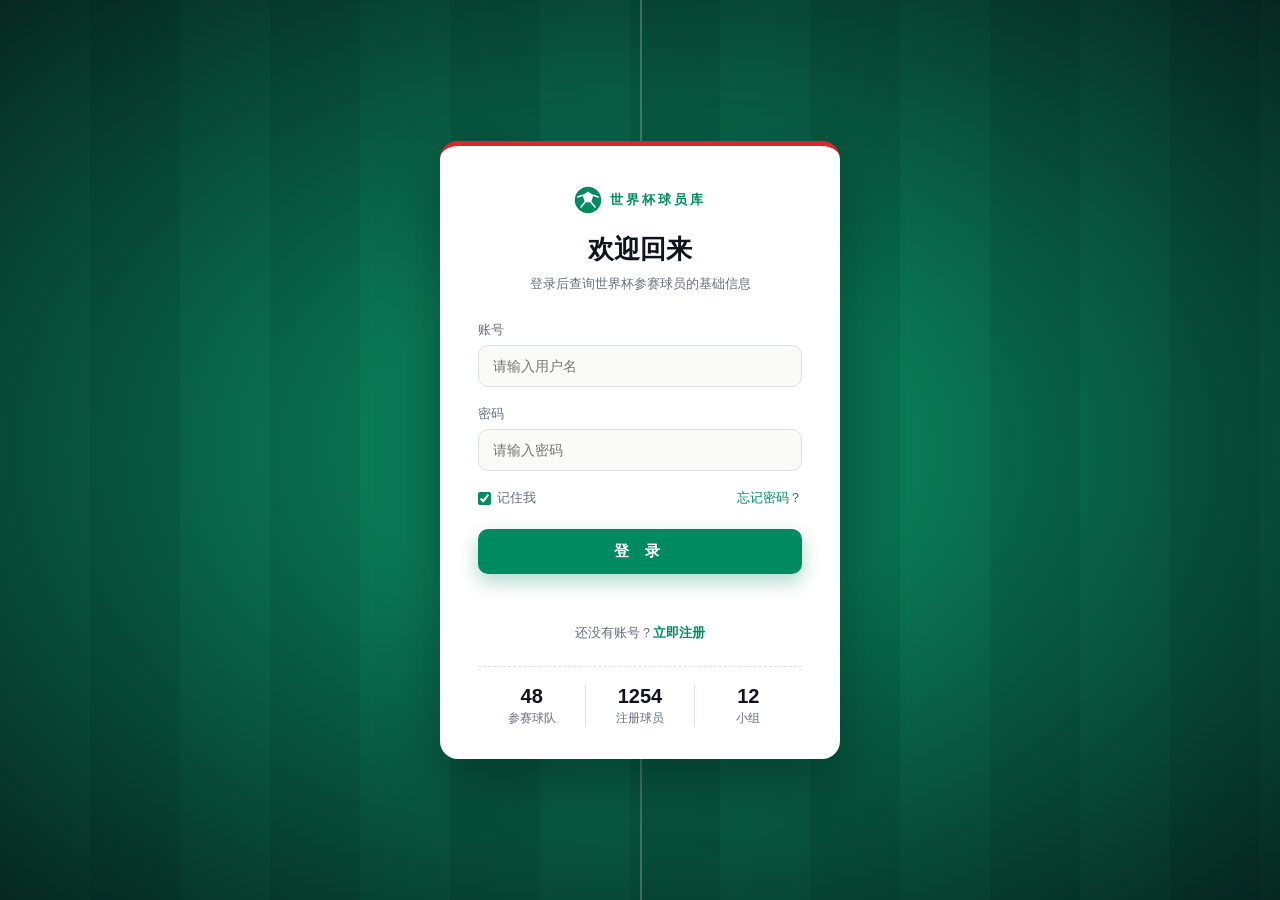
<file: work file/index.html>
<!DOCTYPE html>
<html lang="zh-CN">
<head>
<meta charset="UTF-8">
<meta name="viewport" content="width=device-width, initial-scale=1.0">
<title>世界杯球员库 · 登录</title>
<style>
    * { margin: 0; padding: 0; box-sizing: border-box; }

    :root {
        --ink: #0e151e;
        --pitch: #008a60;
        --pitch-dark: #06573f;
        --red: #dd2530;
        --gold: #f5af26;
        --line: #dbe2dd;
        --muted: #626e7c;
        --field: #fafaf6;
    }

    body {
        font-family: "PingFang SC", "Hiragino Sans GB", "Microsoft YaHei", "Helvetica Neue", Arial, sans-serif;
        min-height: 100vh;
        display: flex;
        align-items: center;
        justify-content: center;
        padding: 24px 16px;
        color: var(--ink);
        /* 球场草皮：深浅相间的条纹 + 四周压暗 */
        background:
            radial-gradient(ellipse at center, rgba(4, 7, 12, 0) 30%, rgba(4, 7, 12, 0.72) 100%),
            repeating-linear-gradient(90deg, #0a7a55 0 90px, #087050 90px 180px);
        background-color: var(--pitch-dark);
        position: relative;
    }

    /* 球场白线：中线 + 中圈 */
    body::before,
    body::after {
        content: "";
        position: absolute;
        pointer-events: none;
    }
    body::before {
        top: 0; bottom: 0; left: 50%;
        border-left: 2px solid rgba(255, 255, 255, 0.22);
    }
    body::after {
        width: 300px; height: 300px;
        top: 50%; left: 50%;
        transform: translate(-50%, -50%);
        border: 2px solid rgba(255, 255, 255, 0.22);
        border-radius: 50%;
    }

    .card {
        position: relative;
        z-index: 1;
        width: 400px;
        max-width: 100%;
        padding: 40px 38px 32px;
        background: #ffffff;
        border-radius: 18px;
        border-top: 5px solid var(--red);
        box-shadow: 0 24px 60px rgba(0, 0, 0, 0.35);
        animation: rise 0.6s ease;
    }

    @keyframes rise {
        from { opacity: 0; transform: translateY(24px); }
        to   { opacity: 1; transform: translateY(0); }
    }

    .brand {
        display: flex;
        align-items: center;
        justify-content: center;
        gap: 8px;
        font-size: 13px;
        font-weight: 700;
        letter-spacing: 3px;
        color: var(--pitch);
        margin-bottom: 18px;
    }
    .brand svg { width: 28px; height: 28px; flex: none; }

    h1 {
        text-align: center;
        font-size: 26px;
        margin-bottom: 8px;
    }

    .sub {
        text-align: center;
        font-size: 13px;
        color: var(--muted);
        margin-bottom: 28px;
    }

    .field { margin-bottom: 18px; }

    .field label {
        display: block;
        font-size: 13px;
        color: var(--muted);
        margin-bottom: 6px;
    }

    .field input {
        width: 100%;
        padding: 12px 14px;
        font-size: 14px;
        color: var(--ink);
        border: 1.5px solid var(--line);
        border-radius: 10px;
        outline: none;
        transition: border-color 0.2s, box-shadow 0.2s;
        background: var(--field);
    }

    .field input:focus {
        border-color: var(--pitch);
        box-shadow: 0 0 0 4px rgba(0, 138, 96, 0.14);
        background: #fff;
    }

    .row {
        display: flex;
        justify-content: space-between;
        align-items: center;
        font-size: 13px;
        margin: 4px 0 22px;
    }

    .remember { color: var(--muted); display: flex; align-items: center; gap: 6px; cursor: pointer; }
    .remember input { accent-color: var(--pitch); }

    .row a { color: var(--pitch); text-decoration: none; }
    .row a:hover { text-decoration: underline; }

    button[type="submit"] {
        width: 100%;
        padding: 13px;
        font-size: 15px;
        font-weight: 700;
        letter-spacing: 6px;
        color: #fff;
        border: none;
        border-radius: 10px;
        cursor: pointer;
        background: var(--pitch);
        box-shadow: 0 8px 20px rgba(0, 138, 96, 0.32);
        transition: transform 0.15s, box-shadow 0.15s, background 0.15s;
    }

    button[type="submit"]:hover {
        background: #007652;
        transform: translateY(-2px);
        box-shadow: 0 12px 26px rgba(0, 138, 96, 0.42);
    }

    button[type="submit"]:active { transform: translateY(0); }

    .error {
        min-height: 18px;
        margin-top: 12px;
        text-align: center;
        font-size: 13px;
        color: var(--red);
    }

    .shake { animation: shake 0.35s; }
    @keyframes shake {
        0%, 100% { transform: translateX(0); }
        25% { transform: translateX(-6px); }
        75% { transform: translateX(6px); }
    }

    .register {
        margin-top: 20px;
        text-align: center;
        font-size: 13px;
        color: var(--muted);
    }
    .register a { color: var(--pitch); text-decoration: none; font-weight: 700; }
    .register a:hover { text-decoration: underline; }

    /* 卡片底部数据概览 */
    .stats {
        display: flex;
        margin-top: 24px;
        padding-top: 18px;
        border-top: 1px dashed var(--line);
    }
    .stats div { flex: 1; text-align: center; }
    .stats b { display: block; font-size: 20px; color: var(--ink); }
    .stats span { font-size: 12px; color: var(--muted); }
    .stats div + div { border-left: 1px solid var(--line); }
</style>
</head>
<body>
    <main class="card" id="card">
        <div class="brand">
            <svg viewBox="0 0 36 36" fill="none" aria-hidden="true">
                <circle cx="18" cy="18" r="17" fill="#008a60"/>
                <path d="M18 7L25 12L22 21H14L11 12L18 7Z" fill="#fff"/>
                <path d="M14 21L9 27M22 21L27 27M11 12L5 14M25 12L31 14" stroke="#fff" stroke-width="2" stroke-linecap="round"/>
            </svg>
            世界杯球员库
        </div>
        <h1>欢迎回来</h1>
        <p class="sub">登录后查询世界杯参赛球员的基础信息</p>

        <form id="loginForm" action="/login" method="post">
            <div class="field">
                <label for="username">账号</label>
                <input type="text" id="username" name="username" placeholder="请输入用户名" autocomplete="username">
            </div>
            <div class="field">
                <label for="password">密码</label>
                <input type="password" id="password" name="password" placeholder="请输入密码" autocomplete="current-password">
            </div>
            <div class="row">
                <label class="remember"><input type="checkbox" checked>记住我</label>
                <a href="javascript:void(0)">忘记密码？</a>
            </div>
            <button type="submit">登 录</button>
            <p class="error" id="errorMsg"></p>
        </form>

        <p class="register">还没有账号？<a href="/register.html">立即注册</a></p>

        <div class="stats">
            <div><b>48</b><span>参赛球队</span></div>
            <div><b>1254</b><span>注册球员</span></div>
            <div><b>12</b><span>小组</span></div>
        </div>
    </main>

<script>
    // 登录表单提交到服务器 /login 校验，这里只做非空检查
    document.getElementById('loginForm').addEventListener('submit', function (e) {
        var user = document.getElementById('username').value.trim();
        var pass = document.getElementById('password').value.trim();
        var msg  = document.getElementById('errorMsg');
        var card = document.getElementById('card');

        if (!user || !pass) {
            e.preventDefault();
            msg.textContent = '请输入账号和密码';
            card.classList.remove('shake');
            void card.offsetWidth;   // 重新触发动画
            card.classList.add('shake');
        }
    });

    // 根据 URL 参数显示登录/注册结果提示
    (function () {
        var qs  = new URLSearchParams(location.search);
        var msg = document.getElementById('errorMsg');
        if (qs.get('err') === '1') {
            msg.textContent = '账号或密码错误，请重新输入';
        } else if (qs.get('reg') === '1') {
            msg.style.color = '#008a60';
            msg.textContent = '注册成功，请登录';
        }
    })();
</script>
</body>
</html>
</file>
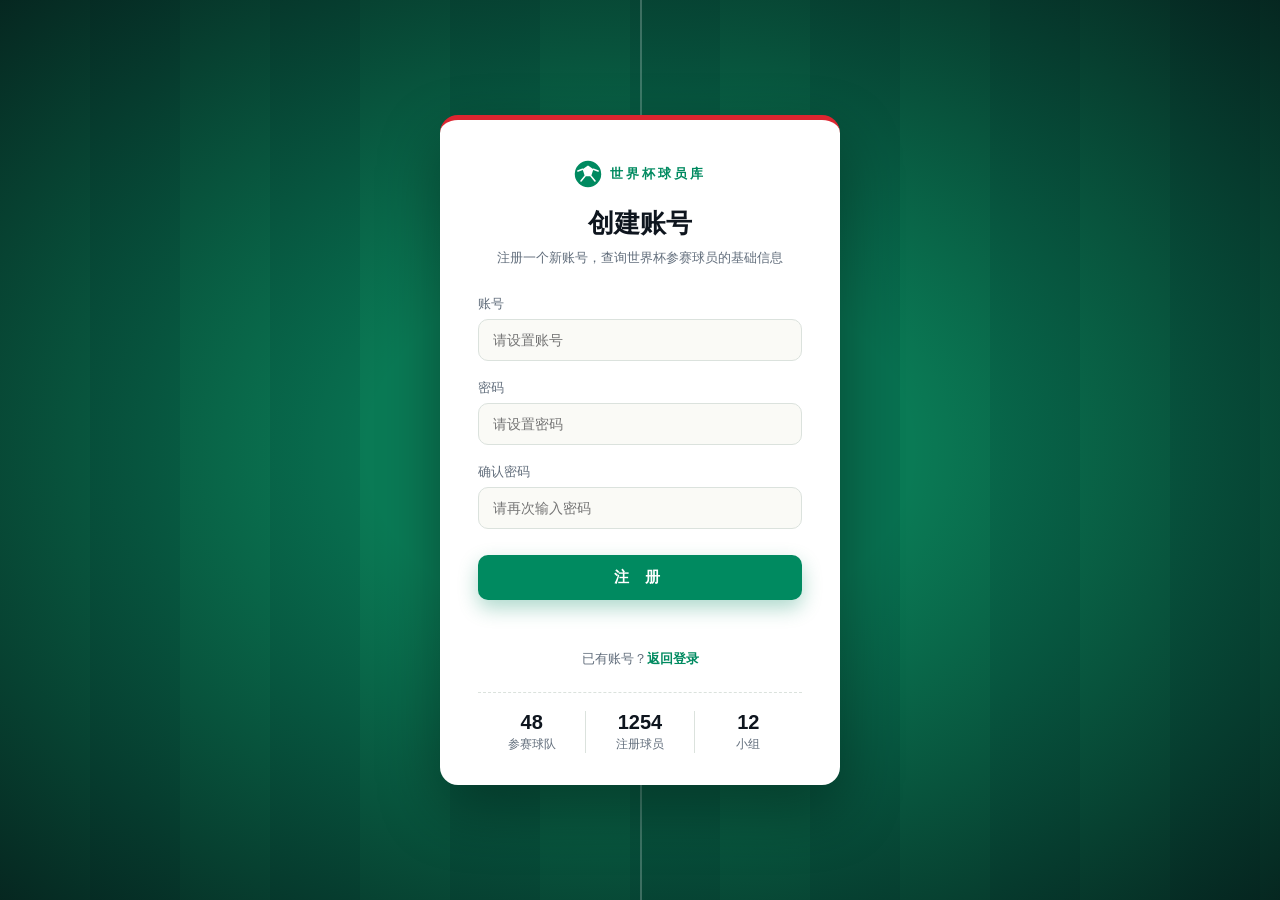
<file: work file/register.html>
<!DOCTYPE html>
<html lang="zh-CN">
<head>
<meta charset="UTF-8">
<meta name="viewport" content="width=device-width, initial-scale=1.0">
<title>世界杯球员库 · 注册</title>
<style>
    * { margin: 0; padding: 0; box-sizing: border-box; }

    :root {
        --ink: #0e151e;
        --pitch: #008a60;
        --pitch-dark: #06573f;
        --red: #dd2530;
        --gold: #f5af26;
        --line: #dbe2dd;
        --muted: #626e7c;
        --field: #fafaf6;
    }

    body {
        font-family: "PingFang SC", "Hiragino Sans GB", "Microsoft YaHei", "Helvetica Neue", Arial, sans-serif;
        min-height: 100vh;
        display: flex;
        align-items: center;
        justify-content: center;
        padding: 24px 16px;
        color: var(--ink);
        /* 球场草皮：深浅相间的条纹 + 四周压暗 */
        background:
            radial-gradient(ellipse at center, rgba(4, 7, 12, 0) 30%, rgba(4, 7, 12, 0.72) 100%),
            repeating-linear-gradient(90deg, #0a7a55 0 90px, #087050 90px 180px);
        background-color: var(--pitch-dark);
        position: relative;
    }

    /* 球场白线：中线 + 中圈 */
    body::before,
    body::after {
        content: "";
        position: absolute;
        pointer-events: none;
    }
    body::before {
        top: 0; bottom: 0; left: 50%;
        border-left: 2px solid rgba(255, 255, 255, 0.22);
    }
    body::after {
        width: 300px; height: 300px;
        top: 50%; left: 50%;
        transform: translate(-50%, -50%);
        border: 2px solid rgba(255, 255, 255, 0.22);
        border-radius: 50%;
    }

    .card {
        position: relative;
        z-index: 1;
        width: 400px;
        max-width: 100%;
        padding: 40px 38px 32px;
        background: #ffffff;
        border-radius: 18px;
        border-top: 5px solid var(--red);
        box-shadow: 0 24px 60px rgba(0, 0, 0, 0.35);
        animation: rise 0.6s ease;
    }

    @keyframes rise {
        from { opacity: 0; transform: translateY(24px); }
        to   { opacity: 1; transform: translateY(0); }
    }

    .brand {
        display: flex;
        align-items: center;
        justify-content: center;
        gap: 8px;
        font-size: 13px;
        font-weight: 700;
        letter-spacing: 3px;
        color: var(--pitch);
        margin-bottom: 18px;
    }
    .brand svg { width: 28px; height: 28px; flex: none; }

    h1 {
        text-align: center;
        font-size: 26px;
        margin-bottom: 8px;
    }

    .sub {
        text-align: center;
        font-size: 13px;
        color: var(--muted);
        margin-bottom: 28px;
    }

    .field { margin-bottom: 18px; }

    .field label {
        display: block;
        font-size: 13px;
        color: var(--muted);
        margin-bottom: 6px;
    }

    .field input {
        width: 100%;
        padding: 12px 14px;
        font-size: 14px;
        color: var(--ink);
        border: 1.5px solid var(--line);
        border-radius: 10px;
        outline: none;
        transition: border-color 0.2s, box-shadow 0.2s;
        background: var(--field);
    }

    .field input:focus {
        border-color: var(--pitch);
        box-shadow: 0 0 0 4px rgba(0, 138, 96, 0.14);
        background: #fff;
    }

    button[type="submit"] {
        width: 100%;
        padding: 13px;
        font-size: 15px;
        font-weight: 700;
        letter-spacing: 6px;
        color: #fff;
        border: none;
        border-radius: 10px;
        cursor: pointer;
        margin-top: 8px;
        background: var(--pitch);
        box-shadow: 0 8px 20px rgba(0, 138, 96, 0.32);
        transition: transform 0.15s, box-shadow 0.15s, background 0.15s;
    }

    button[type="submit"]:hover {
        background: #007652;
        transform: translateY(-2px);
        box-shadow: 0 12px 26px rgba(0, 138, 96, 0.42);
    }

    button[type="submit"]:active { transform: translateY(0); }

    .error {
        min-height: 18px;
        margin-top: 12px;
        text-align: center;
        font-size: 13px;
        color: var(--red);
    }

    .shake { animation: shake 0.35s; }
    @keyframes shake {
        0%, 100% { transform: translateX(0); }
        25% { transform: translateX(-6px); }
        75% { transform: translateX(6px); }
    }

    .login-link {
        margin-top: 20px;
        text-align: center;
        font-size: 13px;
        color: var(--muted);
    }
    .login-link a { color: var(--pitch); text-decoration: none; font-weight: 700; }
    .login-link a:hover { text-decoration: underline; }

    /* 卡片底部数据概览 */
    .stats {
        display: flex;
        margin-top: 24px;
        padding-top: 18px;
        border-top: 1px dashed var(--line);
    }
    .stats div { flex: 1; text-align: center; }
    .stats b { display: block; font-size: 20px; color: var(--ink); }
    .stats span { font-size: 12px; color: var(--muted); }
    .stats div + div { border-left: 1px solid var(--line); }
</style>
</head>
<body>
    <main class="card" id="card">
        <div class="brand">
            <svg viewBox="0 0 36 36" fill="none" aria-hidden="true">
                <circle cx="18" cy="18" r="17" fill="#008a60"/>
                <path d="M18 7L25 12L22 21H14L11 12L18 7Z" fill="#fff"/>
                <path d="M14 21L9 27M22 21L27 27M11 12L5 14M25 12L31 14" stroke="#fff" stroke-width="2" stroke-linecap="round"/>
            </svg>
            世界杯球员库
        </div>
        <h1>创建账号</h1>
        <p class="sub">注册一个新账号，查询世界杯参赛球员的基础信息</p>

        <form id="registerForm" action="/register" method="post">
            <div class="field">
                <label for="username">账号</label>
                <input type="text" id="username" name="username" placeholder="请设置账号" autocomplete="username">
            </div>
            <div class="field">
                <label for="password">密码</label>
                <input type="password" id="password" name="password" placeholder="请设置密码" autocomplete="new-password">
            </div>
            <div class="field">
                <label for="confirm">确认密码</label>
                <input type="password" id="confirm" placeholder="请再次输入密码" autocomplete="new-password">
            </div>
            <button type="submit">注 册</button>
            <p class="error" id="errorMsg"></p>
        </form>

        <p class="login-link">已有账号？<a href="/index.html">返回登录</a></p>

        <div class="stats">
            <div><b>48</b><span>参赛球队</span></div>
            <div><b>1254</b><span>注册球员</span></div>
            <div><b>12</b><span>小组</span></div>
        </div>
    </main>

<script>
    // 注册表单提交到服务器 /register，这里只做非空和两次密码一致性检查
    document.getElementById('registerForm').addEventListener('submit', function (e) {
        var user    = document.getElementById('username').value.trim();
        var pass    = document.getElementById('password').value.trim();
        var confirm = document.getElementById('confirm').value.trim();
        var msg     = document.getElementById('errorMsg');
        var card    = document.getElementById('card');
        var tip     = '';

        if (!user || !pass) {
            tip = '请输入账号和密码';
        } else if (pass !== confirm) {
            tip = '两次输入的密码不一致';
        }

        if (tip) {
            e.preventDefault();
            msg.textContent = tip;
            card.classList.remove('shake');
            void card.offsetWidth;   // 重新触发动画
            card.classList.add('shake');
        }
    });

    // 账号已被注册时服务器会跳回 /register.html?err=1，显示提示
    (function () {
        var qs = new URLSearchParams(location.search);
        if (qs.get('err') === '1') {
            document.getElementById('errorMsg').textContent = '该账号已被注册，请换一个试试';
        }
    })();
</script>
</body>
</html>
</file>
